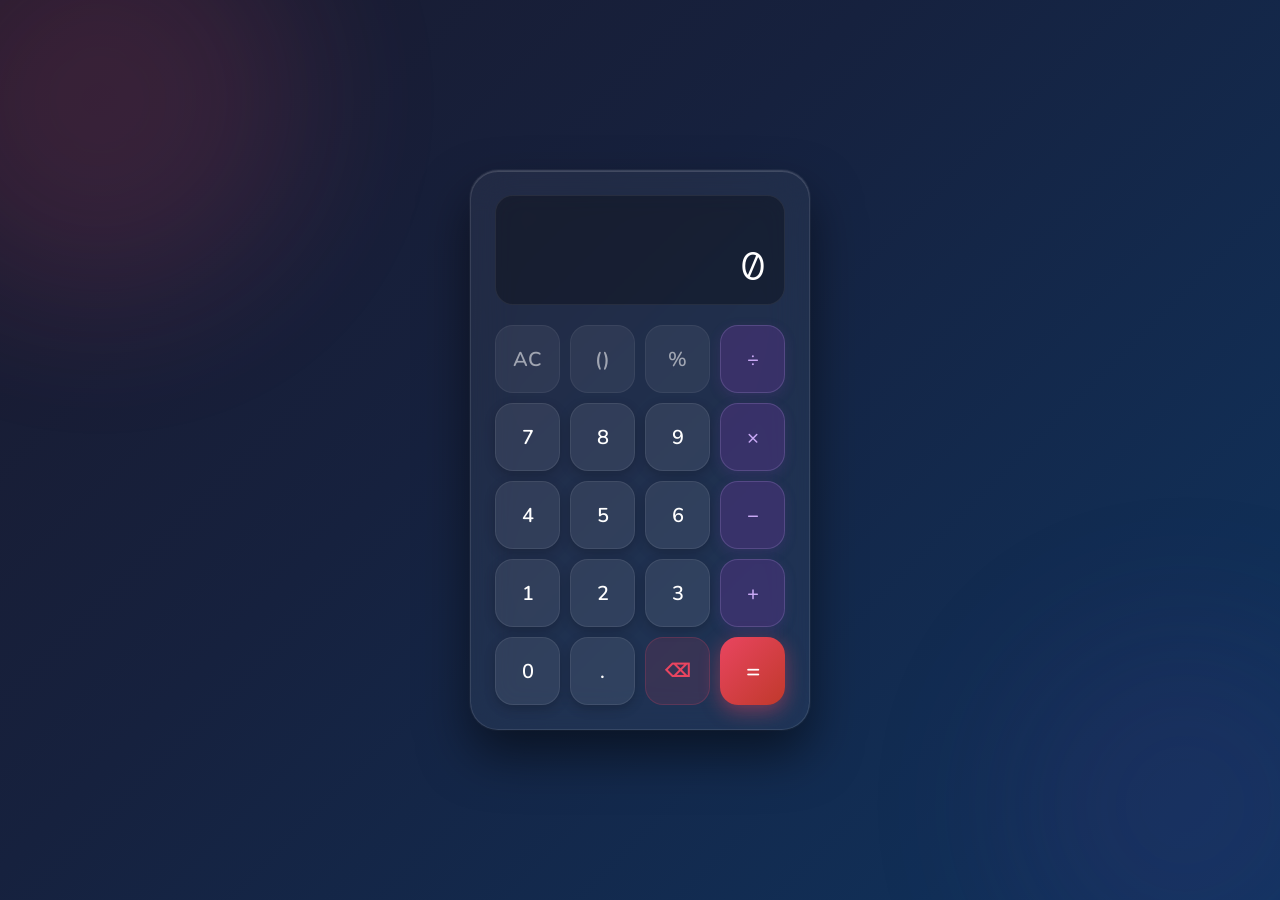
<file: index.html>
<!DOCTYPE html>
<html lang="en">
<head>
    <meta charset="UTF-8">
    <meta name="viewport" content="width=device-width, initial-scale=1.0">
    <title>Calculator</title>
    <link href="https://fonts.googleapis.com/css2?family=DM+Mono:wght@300;400;500&family=Nunito:wght@300;400;600&display=swap" rel="stylesheet">
    <style>
        * { margin: 0; padding: 0; box-sizing: border-box; }

        body {
            min-height: 100vh;
            display: flex;
            justify-content: center;
            align-items: center;
            font-family: 'Nunito', sans-serif;
            background: linear-gradient(135deg, #1a1a2e 0%, #16213e 40%, #0f3460 100%);
            overflow: hidden;
        }

        /* Animated background blobs */
        body::before, body::after {
            content: '';
            position: fixed;
            border-radius: 50%;
            filter: blur(80px);
            opacity: 0.15;
            animation: float 8s ease-in-out infinite;
        }
        body::before {
            width: 400px; height: 400px;
            background: #e94560;
            top: -100px; left: -100px;
        }
        body::after {
            width: 350px; height: 350px;
            background: #0f3460;
            bottom: -80px; right: -80px;
            animation-delay: -4s;
            background: #533483;
        }
        @keyframes float {
            0%, 100% { transform: translate(0, 0) scale(1); }
            50% { transform: translate(30px, 20px) scale(1.05); }
        }

        .calculator {
            width: 340px;
            background: rgba(255, 255, 255, 0.05);
            backdrop-filter: blur(20px);
            -webkit-backdrop-filter: blur(20px);
            border: 1px solid rgba(255, 255, 255, 0.1);
            border-radius: 28px;
            padding: 24px;
            box-shadow:
                0 25px 50px rgba(0,0,0,0.5),
                0 0 0 1px rgba(255,255,255,0.05),
                inset 0 1px 0 rgba(255,255,255,0.15);
            position: relative;
            z-index: 10;
        }

        /* Screen */
        .screen-wrapper {
            background: rgba(0,0,0,0.3);
            border-radius: 18px;
            padding: 16px 20px 12px;
            margin-bottom: 20px;
            border: 1px solid rgba(255,255,255,0.07);
            min-height: 110px;
            display: flex;
            flex-direction: column;
            justify-content: flex-end;
            align-items: flex-end;
        }

        .expression {
            font-family: 'DM Mono', monospace;
            font-size: 13px;
            color: rgba(255,255,255,0.35);
            min-height: 20px;
            word-break: break-all;
            text-align: right;
            margin-bottom: 6px;
        }

        .screen {
            font-family: 'DM Mono', monospace;
            font-size: 40px;
            font-weight: 300;
            color: #ffffff;
            text-align: right;
            background: none;
            border: none;
            outline: none;
            width: 100%;
            letter-spacing: -1px;
        }

        /* Keys */
        .keys {
            display: grid;
            grid-template-columns: repeat(4, 1fr);
            gap: 10px;
        }

        .btn {
            height: 68px;
            font-size: 20px;
            font-family: 'Nunito', sans-serif;
            font-weight: 600;
            border: none;
            border-radius: 18px;
            cursor: pointer;
            transition: all 0.12s ease;
            position: relative;
            overflow: hidden;
            letter-spacing: 0;
        }

        .btn::after {
            content: '';
            position: absolute;
            inset: 0;
            background: white;
            opacity: 0;
            transition: opacity 0.1s;
            border-radius: inherit;
        }

        .btn:active::after { opacity: 0.15; }
        .btn:active { transform: scale(0.94); }

        /* Number buttons */
        .btn-num {
            background: rgba(255,255,255,0.08);
            color: #ffffff;
            border: 1px solid rgba(255,255,255,0.08);
            box-shadow: 0 4px 12px rgba(0,0,0,0.2);
        }
        .btn-num:hover { background: rgba(255,255,255,0.14); }

        /* Operator buttons */
        .btn-op {
            background: rgba(83, 52, 131, 0.5);
            color: #c9a9f5;
            border: 1px solid rgba(201, 169, 245, 0.2);
            box-shadow: 0 4px 12px rgba(83,52,131,0.3);
        }
        .btn-op:hover { background: rgba(83, 52, 131, 0.7); }

        /* Function buttons (AC, (), %) */
        .btn-fn {
            background: rgba(255,255,255,0.06);
            color: rgba(255,255,255,0.55);
            border: 1px solid rgba(255,255,255,0.06);
        }
        .btn-fn:hover { background: rgba(255,255,255,0.12); }

        /* Equals button */
        .btn-eq {
            background: linear-gradient(135deg, #e94560, #c0392b);
            color: white;
            border: none;
            box-shadow: 0 6px 20px rgba(233,69,96,0.45);
            font-size: 24px;
        }
        .btn-eq:hover { box-shadow: 0 8px 24px rgba(233,69,96,0.6); }

        /* Backspace */
        .btn-back {
            background: rgba(233,69,96,0.12);
            color: #e94560;
            border: 1px solid rgba(233,69,96,0.2);
            font-size: 18px;
        }
        .btn-back:hover { background: rgba(233,69,96,0.22); }

        .error-shake {
            animation: shake 0.35s ease;
        }
        @keyframes shake {
            0%,100% { transform: translateX(0); }
            20% { transform: translateX(-6px); }
            40% { transform: translateX(6px); }
            60% { transform: translateX(-4px); }
            80% { transform: translateX(4px); }
        }

        .result-pop {
            animation: pop 0.2s ease;
        }
        @keyframes pop {
            0% { transform: scale(1); }
            50% { transform: scale(1.04); }
            100% { transform: scale(1); }
        }
    </style>
</head>
<body>
    <div class="calculator">
        <div class="screen-wrapper">
            <div class="expression" id="expression"></div>
            <input type="text" class="screen" id="screen" disabled value="0">
        </div>
        <div class="keys">
            <button class="btn btn-fn" data-val="AC">AC</button>
            <button class="btn btn-fn" data-val="()">()</button>
            <button class="btn btn-fn" data-val="%">%</button>
            <button class="btn btn-op" data-val="÷">÷</button>

            <button class="btn btn-num" data-val="7">7</button>
            <button class="btn btn-num" data-val="8">8</button>
            <button class="btn btn-num" data-val="9">9</button>
            <button class="btn btn-op" data-val="×">×</button>

            <button class="btn btn-num" data-val="4">4</button>
            <button class="btn btn-num" data-val="5">5</button>
            <button class="btn btn-num" data-val="6">6</button>
            <button class="btn btn-op" data-val="-">−</button>

            <button class="btn btn-num" data-val="1">1</button>
            <button class="btn btn-num" data-val="2">2</button>
            <button class="btn btn-num" data-val="3">3</button>
            <button class="btn btn-op" data-val="+">+</button>

            <button class="btn btn-num" data-val="0">0</button>
            <button class="btn btn-num" data-val=".">.</button>
            <button class="btn btn-back" data-val="⌫">⌫</button>
            <button class="btn btn-eq" data-val="=">=</button>
        </div>
    </div>

    <script>
        const screen = document.getElementById('screen');
        const expression = document.getElementById('expression');
        const buttons = document.querySelectorAll('.btn');

        let input = '';
        let justCalculated = false;

        function countChar(str, ch) {
            return str.split(ch).length - 1;
        }

        function updateScreen(val) {
            screen.value = val || '0';
        }

        function handleInput(value) {
            // After = pressed, starting a new number resets; operator continues
            if (justCalculated) {
                const isOperator = ['÷','×','+','-','%'].includes(value);
                if (!isOperator && value !== '.') {
                    input = '';
                }
                justCalculated = false;
            }

            if (value === 'AC') {
                input = '';
                expression.textContent = '';
                updateScreen('0');
                return;
            }

            if (value === '⌫') {
                input = input.slice(0, -1);
                updateScreen(input);
                return;
            }

            if (value === '()') {
                // Smart bracket: open if unclosed parens <= 0 or last char is operator/open
                const opens = countChar(input, '(');
                const closes = countChar(input, ')');
                const lastChar = input.slice(-1);
                if (opens === closes || lastChar === '(' || lastChar === '' || ['+','-','×','÷','%'].includes(lastChar)) {
                    input += '(';
                } else {
                    input += ')';
                }
                updateScreen(input);
                return;
            }

            if (value === '=') {
                if (!input) return;
                try {
                    // Auto-close unclosed parens
                    let expr = input;
                    const opens = countChar(expr, '(');
                    const closes = countChar(expr, ')');
                    for (let i = 0; i < opens - closes; i++) expr += ')';

                    // Replace display symbols
                    let calc = expr
                        .replace(/×/g, '*')
                        .replace(/÷/g, '/')
                        .replace(/−/g, '-');

                    let result = Function('"use strict"; return (' + calc + ')')();

                    // Handle floating point display
                    if (!isFinite(result)) throw new Error('Math error');
                    result = parseFloat(result.toFixed(10));

                    expression.textContent = input + ' =';
                    input = String(result);
                    updateScreen(input);
                    justCalculated = true;

                    screen.classList.remove('result-pop');
                    void screen.offsetWidth; // reflow
                    screen.classList.add('result-pop');
                } catch (e) {
                    expression.textContent = input;
                    screen.classList.remove('error-shake');
                    void screen.offsetWidth;
                    screen.classList.add('error-shake');
                    updateScreen('Error');
                    input = '';
                }
                return;
            }

            // Prevent double operators
            const lastChar = input.slice(-1);
            const isOp = ['÷','×','+','-'].includes(value);
            const lastIsOp = ['÷','×','+','-'].includes(lastChar);
            if (isOp && lastIsOp) {
                input = input.slice(0, -1) + value;
                updateScreen(input);
                return;
            }

            // Prevent leading operator (except minus)
            if (isOp && input === '' && value !== '-') return;

            // Prevent double dot
            const segments = input.split(/[+\-×÷%()]/);
            const currentSegment = segments[segments.length - 1];
            if (value === '.' && currentSegment.includes('.')) return;

            input += value;
            updateScreen(input);
        }

        buttons.forEach(btn => {
            btn.addEventListener('click', () => {
                handleInput(btn.dataset.val);
            });
        });

        // Keyboard support
        document.addEventListener('keydown', e => {
        
            if (e.key === '(' || e.key === ')') { handleInput('()'); return; }
            if (map[e.key]) handleInput(map[e.key]);
        });
    </script>
</body>
</html>
</file>
